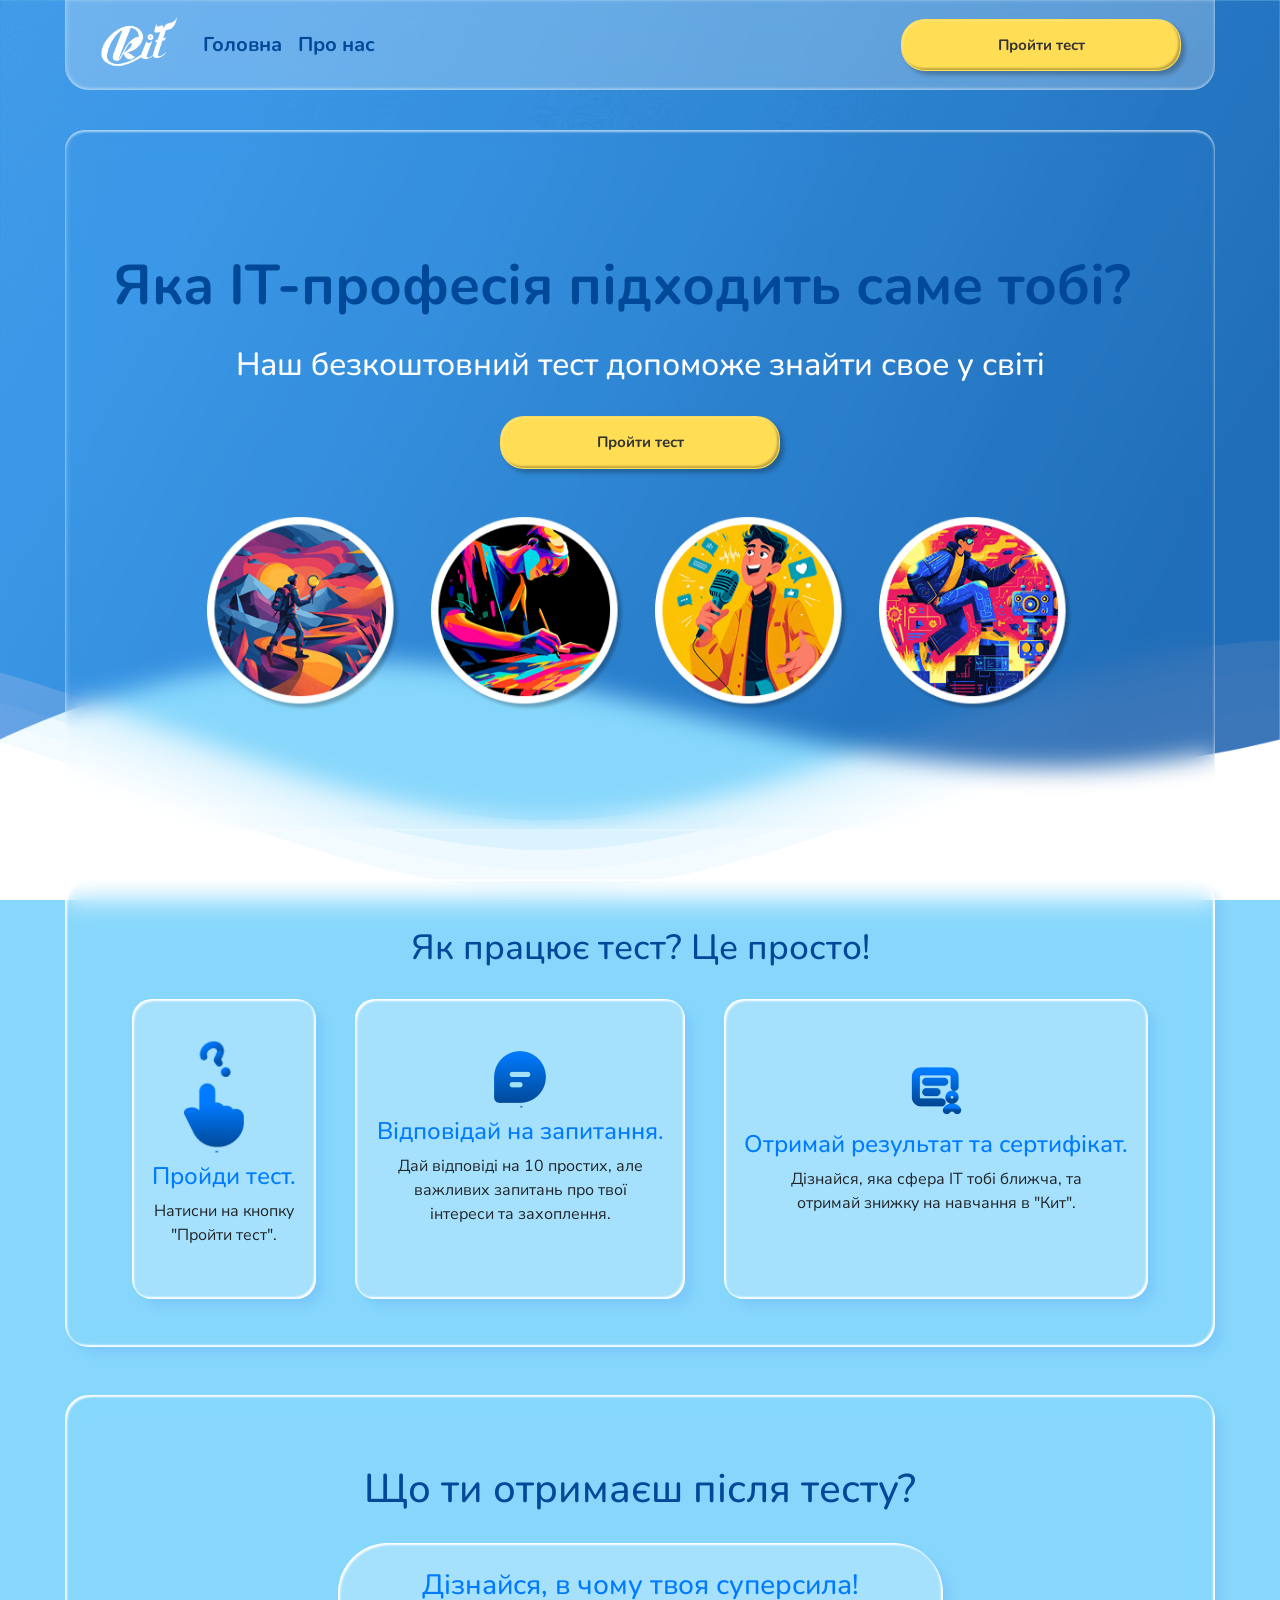
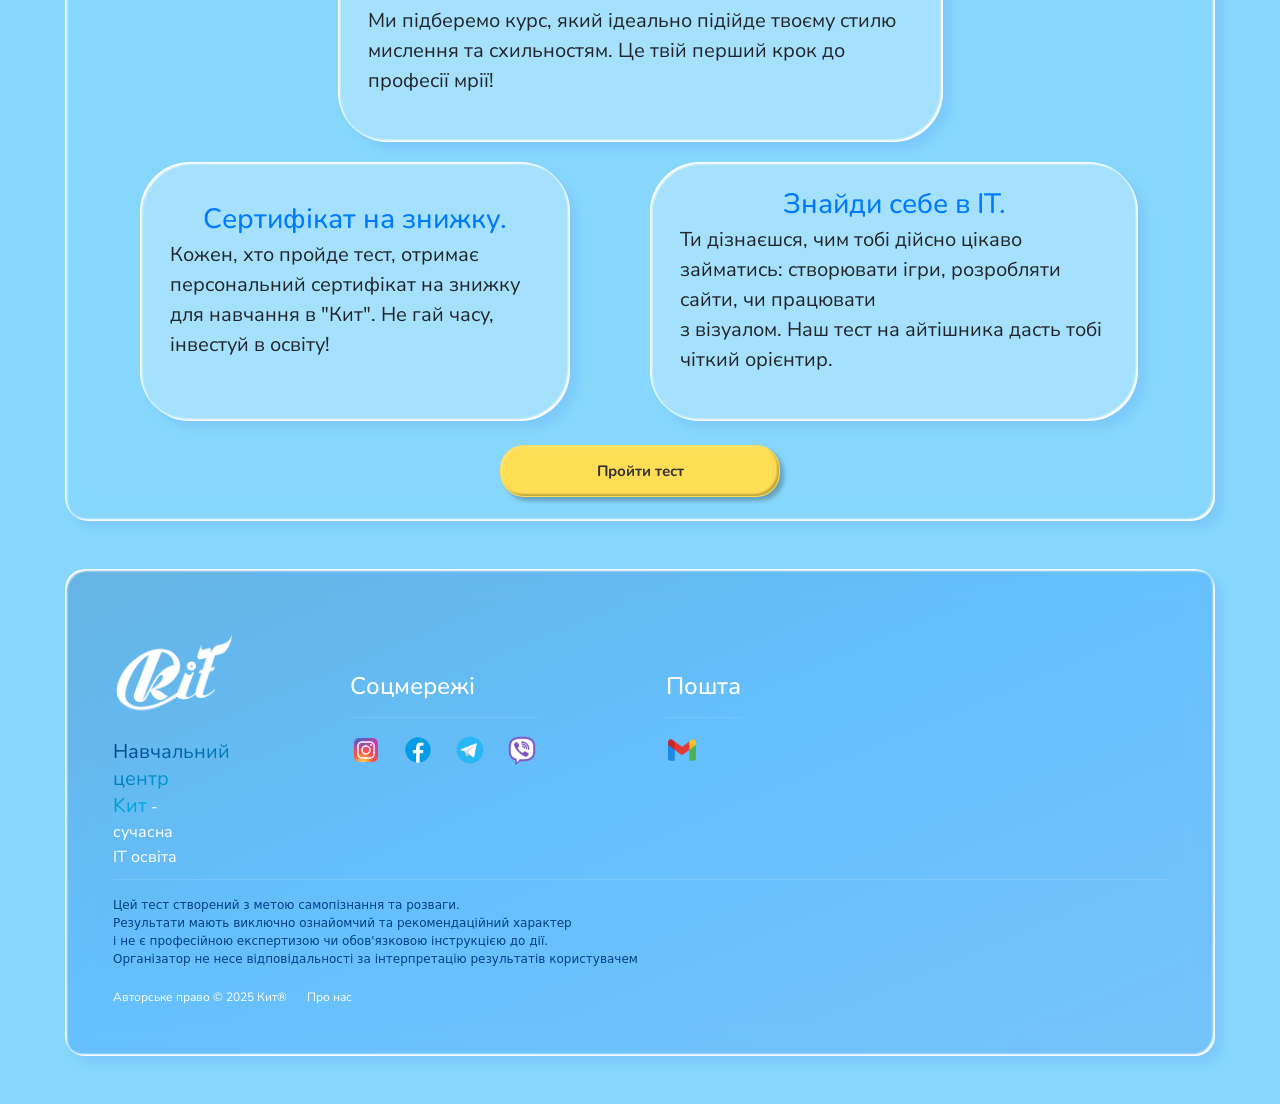
<file: index.html>
<!DOCTYPE html>
<html lang="uk">

<head>
    <meta charset="UTF-8">
    <meta name="viewport" content="width=device-width, initial-scale=1.0">
    <title>Kit Test</title>
    <link rel="icon" type="image/png" href="./images/logo_kit_512.png">

    <!-- Bootstrap та шрифти -->
    <link href="https://cdn.jsdelivr.net/npm/bootstrap@5.3.3/dist/css/bootstrap.min.css" rel="stylesheet">
    <link rel="preconnect" href="https://fonts.googleapis.com">
    <link rel="preconnect" href="https://fonts.gstatic.com" crossorigin>
    <link
        href="https://fonts.googleapis.com/css2?family=Montserrat:ital,wght@0,100..900;1,100..900&family=Nunito+Sans:ital,opsz,wght@0,6..12,200..1000;1,6..12,200..1000&family=Nunito:ital,wght@0,200..1000;1,200..1000&family=Poppins:ital,wght@0,100;0,200;0,300;0,400;0,500;0,600;0,700;0,800;0,900;1,100;1,200;1,300;1,400;1,500;1,600;1,700;1,800;1,900&display=swap"
        rel="stylesheet">
    <link rel="stylesheet" href="css/style.css">
</head>

<body>
    <!-- HEADER (Глобальний) -->
    <header class="bg-dark">
        <img src="./images/bg3.png" alt="" class="hero-img">
        <nav class="navbar navbar-expand-sm navbar-white">
            <div class="container-fluid">
                <a class="navbar-brand" href="./index.html"><img src="./images/logo_kit_w.png" alt=""></a>
                <button class="navbar-toggler" type="button" data-bs-toggle="collapse" data-bs-target="#mynavbar">
                    <span class="navbar-toggler-icon"></span>
                </button>
                <div class="collapse navbar-collapse" id="mynavbar">
                    <ul class="navbar-nav me-auto">
                        <li class="nav-item"><a class="nav-link" href="./index.html">Головна</a></li>
                        <li class="nav-item"><a class="nav-link" href="https://kitit.com.ua/about/" target="_blank">Про
                                нас</a></li>
                    </ul>
                    <a class="btn btn-header start-btn menuBut" href="#">Пройти тест</a>
                </div>
            </div>
        </nav>
    </header>

    <!-- СТАРТОВИЙ ЕКРАН -->
    <div id="start-screen">
        <div id="header" class="container px-5">
            <div class="row gx-7 align-items-center justify-content-center">
                <div id="width-header" class="col-lg-8 col-xl-7 col-xxl-5">
                    <div class="my-5 text-center text-xl-start">
                        <h1 id="h1-header" class="display-5 fw-bolder mb-2">Яка IT-професія підходить саме тобі?</h1>
                        <h2 id="h2-header">Наш безкоштовний тест
                            допоможе знайти свое у свiтi</h2>
                        <!-- <p id="p-header">У світі, що змінюється щодня, важливо обрати справу, яка буде затребуваною
                            завжди. Наш безкоштовний профорієнтаційний тест допоможе знайти своє <br> місце у світі
                            технологій.</p> -->
                        <div
                            class="buttons-header d-grid gap-3 d-sm-flex justify-content-sm-center justify-content-xl-start">
                            <a class="btn btn-header start-btn" href="#">Пройти тест</a>
                        </div>
                    </div>
                    <div class="img-header">
                        <div class="img-header-box"><img src="./images/explorer-img.png" alt=""></div>
                        <div class="img-header-box"><img src="./images/creator-img.png" alt=""></div>
                        <div class="img-header-box"><img src="./images/communicator-img.png" alt=""></div>
                        <div class="img-header-box"><img src="./images/constructor-img.png" alt=""></div>
                    </div>
                </div>
            </div>
        </div>

        <main id="home-section">
            <div id="block-how" class="container-blocks container p-5 my-5"
                style=" max-width: 1150px; border-radius: 24px;">
                <h2 style="font-size: 35px; font-family:Nunito, sans-serif;">Як працює тест? Це просто!</h2>
                <div class="how-it-works__blocks">
                    <article class="how-it-works__block how-it-works__block--one">
                        <img src="./images/icon1.png" alt="icon">
                        <h3>Пройди тест.</h3>
                        <p>Натисни на кнопку <br> "Пройти тест".</p>
                    </article>
                    <article class="how-it-works__block how-it-works__block--two">
                        <img src="./images/icon2.png" alt="icon">
                        <h3>Відповідай на запитання.</h3>
                        <p>Дай відповіді на 10 простих, але <br> важливих запитань про твої <br> інтереси та захоплення.
                        </p>
                    </article>
                    <article class="how-it-works__block how-it-works__block--three">
                        <img src="./images/icon3.png" alt="icon">
                        <h3>Отримай результат та сертифікат.</h3>
                        <p>Дізнайся, яка сфера IT тобі ближча, та <br> отримай знижку на навчання в "Кит".</p>
                    </article>
                </div>
            </div>

            <div class="container-blocks container p-5 my-5" style="max-width: 1150px; border-radius: 24px; backdrop-filter: blur(12px);
    box-shadow:
        8px 8px 8px rgba(66, 133, 244, 0.15),
        inset -2px -2px 2px rgba(255, 255, 255, 1),
        inset 2px 2px 2px rgba(255, 255, 255, 1);">
                <section class="what-will-you-get">
                    <h2 class="what-will-you-get__title">Що ти отримаєш після тесту?</h2>
                    <div class="what-will-you-get__blocks">
                        <article class="what-will-you-get__block what-will-you-get__block--one">
                            <h3>Дізнайся, в чому твоя суперсила!</h3>
                            <p>Ми підберемо курс, який ідеально підійде твоєму стилю мислення та схильностям. Це твій
                                перший крок до професії мрії!</p>
                        </article>
                        <article class="what-will-you-get__block what-will-you-get__block--two">
                            <h3>Сертифікат на знижку.</h3>
                            <p>Кожен, хто пройде тест, отримає персональний сертифікат на знижку для навчання в "Кит".
                                Не гай часу, інвестуй в освіту!</p>
                        </article>
                        <article class="what-will-you-get__block what-will-you-get__block--three">
                            <h3>Знайди себе в IT.</h3>
                            <p>Ти дізнаєшся, чим тобі дійсно цікаво займатись: створювати ігри, розробляти сайти, чи
                                працювати <br> з візуалом. Наш тест на айтішника дасть тобі <br> чіткий орієнтир.</p>
                        </article>
                    </div>
                    <div
                        class="buttons-header button-main d-grid gap-3 d-sm-flex justify-content-sm-center justify-content-xl-start main-buttons">
                        <a class="btn btn-header start-btn" href="#">Пройти тест</a>
                    </div>
                </section>
            </div>
        </main>
    </div>

    <!-- ЕКРАН ТЕСТУ -->
    <div id="quiz-screen" class="d-none">
        <div class="container my-5">
            <div class="row justify-content-center">
                <div class="col-lg-10 col-xl-8">
                    <div class="progress mb-4" style="height: 25px;">
                        <div id="progress-bar" class="progress-bar progress-bar-striped progress-bar-animated"
                            role="progressbar" style="width: 0%;"></div>
                    </div>
                    <div class="card shadow-lg border-0 rounded-lg"
                        style="background-color: rgba(255, 255, 255, 0.25); backdrop-filter: blur(12px);
    box-shadow: inset 0 -2px 2px rgba(255, 255, 255, 0.25), inset -2px 0 2px rgba(255, 255, 255, 0.15), inset 2px 0 4px rgba(255, 255, 255, 0.25);">
                        <div class="card-body p-4 p-md-5">
                            <h2 id="question-text" class="text-center mb-4"
                                style="color: #004999; font-family: 'Nunito', sans-serif;">...</h2>
                            <div id="answer-buttons" class="d-grid gap-3"></div>
                        </div>
                    </div>
                </div>
            </div>
        </div>
    </div>

    <!-- ЕКРАН РЕЗУЛЬТАТІВ -->
    <div id="results-screen" class="d-none">
        <div class="container my-5">
            <div class="row justify-content-center">
                <div class="col-lg-10 col-xl-8">
                    <div class="card shadow-lg border-0 rounded-lg"
                        style="background-color: rgba(255, 255, 255, 0.25); backdrop-filter: blur(12px);
    box-shadow: inset 0 -2px 2px rgba(255, 255, 255, 0.25), inset -2px 0 2px rgba(255, 255, 255, 0.15), inset 2px 0 4px rgba(255, 255, 255, 0.25);">
                        <div class="card-body p-4 p-md-5">
                            <div id="result-content"></div>

                            <!-- НОВА ФОРМА ЗБОРУ ЛІДІВ (КРОК 2) -->
                            <div id="lead-form-container" class="mt-4 d-none border-top pt-4">
                                <h4 class="text-center mb-4" style="color: #004999; font-family: 'Nunito', sans-serif;">
                                    Заповни форму, щоб отримати сертифікат зі знижкою та посилання на Telegram-бот
                                </h4>
                                <form id="lead-form">
                                    <div class="row g-3">
                                        <div class="col-md-6">
                                            <div class="form-floating mb-3">
                                                <input type="text" class="form-control" id="firstName" name="firstName"
                                                    placeholder="Ім'я" required>
                                                <label for="firstName">Ім'я</label>
                                            </div>
                                        </div>
                                        <div class="col-md-6">
                                            <div class="form-floating mb-3">
                                                <input type="text" class="form-control" id="lastName" name="lastName"
                                                    placeholder="Прізвище" required>
                                                <label for="lastName">Прізвище</label>
                                            </div>
                                        </div>
                                        <div class="col-md-6">
                                            <div class="form-floating mb-3">
                                                <input type="text" class="form-control" id="contact" name="contact"
                                                    placeholder="Телефон / Telegram" required>
                                                <label for="contact">Телефон / Telegram</label>
                                            </div>
                                        </div>
                                        <div class="col-md-6">
                                            <div class="form-floating mb-3">
                                                <input type="number" class="form-control" id="age" name="age"
                                                    placeholder="Вік" required>
                                                <label for="age">Вік</label>
                                            </div>
                                        </div>
                                    </div>
                                    <div class="text-center mt-3">
                                        <button type="submit" id="submit-lead-btn" class="btn btn-primary btn-lg w-100">
                                            Відправити та отримати доступ
                                        </button>
                                        <!-- Індикатор завантаження -->
                                        <div id="form-loader" class="mt-3 d-none">
                                            <div class="spinner-border text-primary" role="status">
                                                <span class="visually-hidden">Завантаження...</span>
                                            </div>
                                        </div>
                                    </div>
                                </form>
                            </div>

                            <!-- ФІНАЛЬНИЙ CTA (КРОК 4) -->
                            <div id="final-cta-container" class="mt-4 d-none text-center border-top pt-4">
                                <h4 class="mb-4" style="color: #004999; font-family: 'Nunito', sans-serif;">Чудово!
                                    Тепер ти можеш отримати свій сертифікат:</h4>
                                <a id="tg-bot-link" href="#" target="_blank"
                                    class="btn btn-success btn-lg px-5 py-3 shadow-lg"
                                    style="border-radius: 30px; font-size: 1.2rem; background-color: #0088cc; border: none;">
                                    <img src="./images/tg.png" alt="TG"
                                        style="width: 30px; margin-right: 10px; filter: brightness(0) invert(1);">
                                    Отримати сертифікат у Telegram
                                </a>
                            </div>

                            <hr class="my-4">
                            <div class="text-center">
                                <button id="restart-btn" class="btn btn-primary btn-lg">Пройти знову</button>
                            </div>
                        </div>
                    </div>
                </div>
            </div>
        </div>
    </div>

    <!-- FOOTER (Глобальний) -->
    <footer>
        <div class="container-blocks container p-5 my-5" style="background: linear-gradient( to bottom right,rgba(0,73,153,0.25) 0%, rgba(0,122,255,0.25) 46%, rgba(66,133,244,0.25) 100% ); max-width: 1150px; border-radius: 20px; backdrop-filter: blur(12px); box-shadow:
        8px 8px 8px rgba(66, 133, 244, 0.15),
        inset -2px -2px 2px rgba(255, 255, 255, 1),
        inset 2px 2px 2px rgba(255, 255, 255, 1);">
            <div class="footer-top-block">
                <div class="footer-logo">
                    <a href="./index.html"><img src="./images/logo_kit_w.png" alt="logo" class="logo-footer"></a>
                    <p class="footer-text"><a class="footer-text-a" href="https://kitit.com.ua/"
                            target="_blank">Навчальний центр Kит</a> - сучасна IT освіта</p>
                </div>
                <div class="footer__right">
                    <div class="footer__social">
                        <h4>Соцмережі </h4>
                        <hr>
                        <ul>
                            <li><a href="https://www.instagram.com/it_school_kit/" target="_blank"><img
                                        src="./images/icons_instagram.png" alt=""></a></li>
                            <li><a href="https://www.facebook.com/Itschoolkit/" target="_blank"><img
                                        src="./images/logos_facebook.png" alt=""></a></li>
                            <li><a href="https://t.me/IT_SCHOOL_KH" target="_blank"><img src="./images/tg.png"
                                        alt=""></a></li>
                            <li><a href="viber://chat?number=%2B380687012345" target="_blank"><img
                                        src="./images/viber.png" alt=""></a></li>
                        </ul>
                    </div>
                    <div class="footer__contacts">
                        <h4>Пошта</h4>
                        <hr>
                        <ul>
                            <li><a href="mailto:info@kit.kh.ua" target="_blank"><img src="./images/gmail.png"
                                        alt=""></a></li>
                        </ul>
                    </div>
                </div>
            </div>
            <hr class="hr-bott">
            <div class="disclaimer">
                <p>Цей тест створений з метою самопізнання та розваги.<br>Результати мають виключно ознайомчий та
                    рекомендаційний характер<br>і не є професійною експертизою чи обов'язковою інструкцією до
                    дії.<br>Організатор не несе відповідальності за інтерпретацію результатів користувачем</p>
            </div>
            <div class="footer-bottom-block">
                <div class="copyright"><a href="https://kitit.com.ua/" target="_blank">Авторське право © 2025 Кит®
                    </a></div>
                <!-- <div class="PrivacyPolicy"><a href="#" target="_blank">Політика конфіденційносі</a></div> -->
                <div class="about"><a href="https://kitit.com.ua/about/" target="_blank">Про нас</a></div>
            </div>
        </div>
    </footer>

    <script src="https://cdn.jsdelivr.net/npm/bootstrap@5.3.3/dist/js/bootstrap.bundle.min.js"></script>
    <script src="js/app.js"></script>
    <svg class="waves" xmlns="http://www.w3.org/2000/svg" xmlns:xlink="http://www.w3.org/1999/xlink"
        viewBox="0 24 150 28" preserveAspectRatio="none" shape-rendering="auto">
        <defs>
            <path id="gentle-wave" d="M-160 44c30 0 58-18 88-18s 58 18 88 18 58-18 88-18 58 18 88 18 v44h-352z" />
        </defs>
        <g class="parallax">
            <use xlink:href="#gentle-wave" x="48" y="0" fill="rgba(255,255,255,0.7" />
            <use xlink:href="#gentle-wave" x="48" y="3" fill="rgba(255,255,255,0.5)" />
            <use xlink:href="#gentle-wave" x="48" y="5" fill="rgba(255,255,255,0.3)" />
            <use xlink:href="#gentle-wave" x="48" y="7" fill="#fff" />
        </g>
    </svg>
</body>

</html><!--  -->
</file>
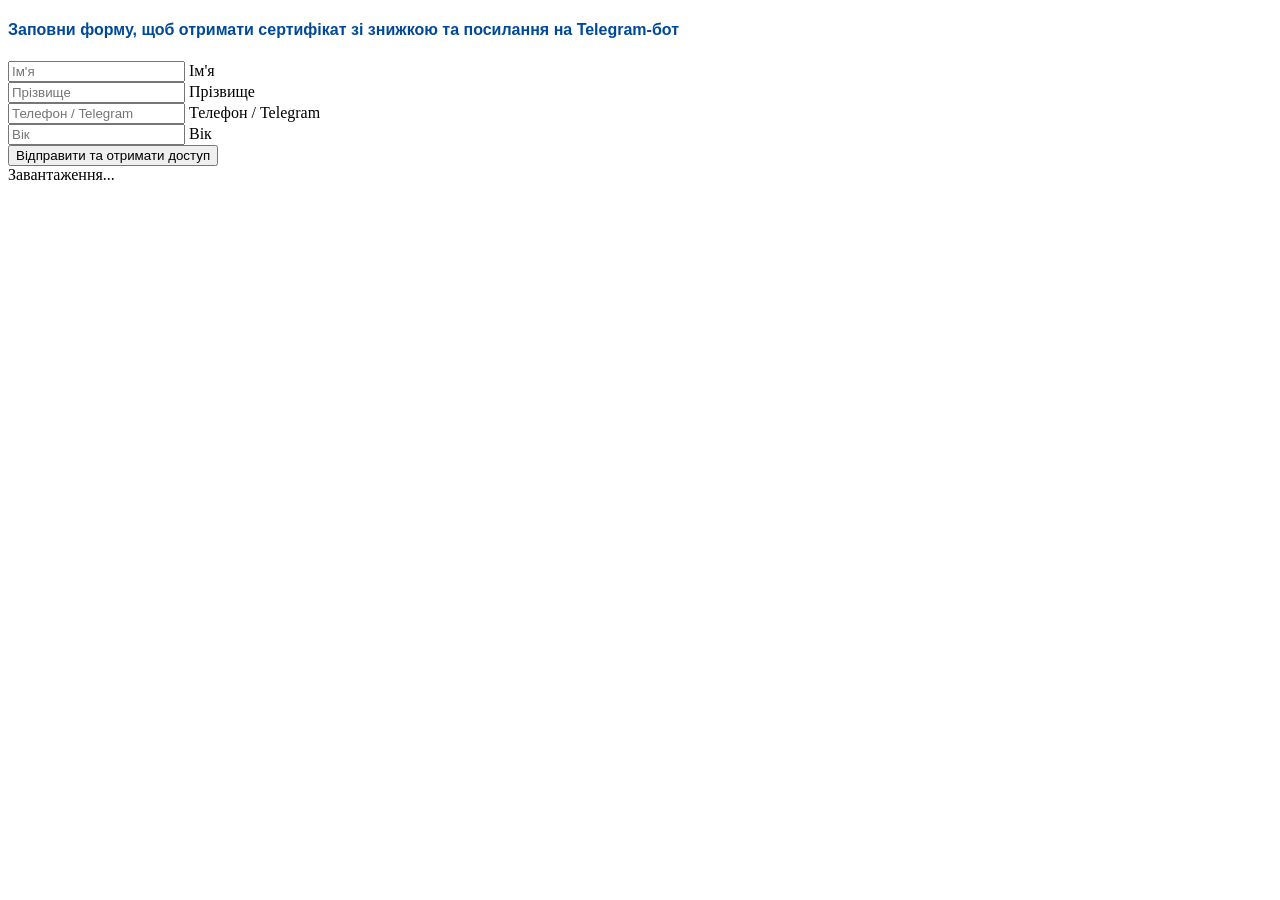
<file: test.html>
<!DOCTYPE html>
<html lang="en">

<head>
    <meta charset="UTF-8">
    <meta name="viewport" content="width=device-width, initial-scale=1.0">
    <title>Document</title>
</head>

<body>
    <!-- НОВА ФОРМА ЗБОРУ ЛІДІВ (КРОК 2) -->
    <div id="lead-form-container" class="mt-4 d-none border-top pt-4">
        <h4 class="text-center mb-4" style="color: #004999; font-family: 'Nunito', sans-serif;">
            Заповни форму, щоб отримати сертифікат зі знижкою та посилання на Telegram-бот
        </h4>
        <form id="lead-form">
            <div class="row g-3">
                <div class="col-md-6">
                    <div class="form-floating mb-3">
                        <input type="text" class="form-control" id="firstName" name="firstName" placeholder="Ім'я"
                            required>
                        <label for="firstName">Ім'я</label>
                    </div>
                </div>
                <div class="col-md-6">
                    <div class="form-floating mb-3">
                        <input type="text" class="form-control" id="lastName" name="lastName" placeholder="Прізвище"
                            required>
                        <label for="lastName">Прізвище</label>
                    </div>
                </div>
                <div class="col-md-6">
                    <div class="form-floating mb-3">
                        <input type="text" class="form-control" id="contact" name="contact"
                            placeholder="Телефон / Telegram" required>
                        <label for="contact">Телефон / Telegram</label>
                    </div>
                </div>
                <div class="col-md-6">
                    <div class="form-floating mb-3">
                        <input type="number" class="form-control" id="age" name="age" placeholder="Вік" required>
                        <label for="age">Вік</label>
                    </div>
                </div>
            </div>
            <div class="text-center mt-3">
                <button type="submit" id="submit-lead-btn" class="btn btn-primary btn-lg w-100">
                    Відправити та отримати доступ
                </button>
                <!-- Індикатор завантаження -->
                <div id="form-loader" class="mt-3 d-none">
                    <div class="spinner-border text-primary" role="status">
                        <span class="visually-hidden">Завантаження...</span>
                    </div>
                </div>
            </div>
        </form>
    </div>

    <!--test-->

</body>

</html>
</file>
<file: css/style.css>
body {
    padding: 0;
    margin: 0;
    min-height: 100vh;
    background-color: #87D7FC;
    /* background: radial-gradient(circle at center, rgb(132 164 198) 0%, rgb(21 84 153 / 28%) 90%); */
}

* {
    box-sizing: border-box;
}

body,
html {
    margin: 0;
    padding: 0;
}

header {
    /* background: url(./images/bg.png); */
    background-repeat: no-repeat;
    background-size: cover;
    width: 100%;
}

.waves {
    position: fixed;
    bottom: 0;
    left: 0;
    width: 100%;

    height: 280px;
    /* висота хвиль */
    pointer-events: none;
    /* щоб не блокували кліки */

    z-index: -1;
    /* щоб було поверх фону */
}

.parallax>use {
    animation: move-forever 25s cubic-bezier(.55, .5, .45, .5) infinite;
}

.parallax>use:nth-child(1) {
    animation-delay: -2s;
    animation-duration: 7s;
}

.parallax>use:nth-child(2) {
    animation-delay: -3s;
    animation-duration: 10s;
}

.parallax>use:nth-child(3) {
    animation-delay: -4s;
    animation-duration: 13s;
}

.parallax>use:nth-child(4) {
    animation-delay: -5s;
    animation-duration: 20s;
}

@keyframes move-forever {
    0% {
        transform: translate3d(-90px, 0, 0);
    }

    100% {
        transform: translate3d(85px, 0, 0);
    }
}

@media (max-width: 768px) {
    .waves {
        height: 60px;
    }
}

.progres-bar {
    position: fixed;
    top: 0;
    left: 0;
    width: 0;
    height: 5px;
    background: linear-gradient(to right, #004999 0%, #007AFF 100%);
    z-index: 1001;
    animation-name: fill-progress;
    animation-timing-function: linear;
    animation-timeline: scroll();
}

@keyframes fill-progress {
    to {
        width: 100%;
    }
}

.bg-dark {
    background-color: #00000000 !important;
}

.navbar {
    position: fixed;
    left: 50%;
    background-color: rgba(255, 255, 255, 0.25);
    backdrop-filter: blur(12px);
    box-shadow:
        inset 0 -2px 2px rgba(255, 255, 255, 0.25),
        inset -2px 0 2px rgba(255, 255, 255, 0.15),
        inset 2px 0 4px rgba(255, 255, 255, 0.25);
    transform: translateX(-50%);
    /* box-shadow: 0 1px 5px rgba(0, 0, 0, 0.5); */
    max-width: 1150px;
    width: 100%;
    height: 90px;
    padding: 0 22px;
    border-radius: 0 0 24px 24px;
    z-index: 1000;
    top: 0;
    /* animation: slideDown 1s ease-out forwards; */
}

@keyframes slideDown {
    0% {
        transform: translate(-50%, -50%);
    }

    100% {
        transform: translate(-50%, 0);
    }
}

.btn-primary {
    width: 248px;
    height: 49px;
    color: #fff;
    font-family: "Nunito", sans-serif;
    border: none;
    box-shadow: 0 0 10px rgba(255, 149, 0, 0.25);
}

.navbar a img {
    width: 80px;
}

.nav-link {
    font-size: 20px;
    /* mix-blend-mode: difference; */
    color: #004999;
    font-weight: bold;
    font-family: "Nunito", sans-serif;
}

.nav-link:hover {
    color: #d1e7ff;
}

#header {
    /* background: linear-gradient(270deg, rgba(255, 255, 255, 0.25)); */
    backdrop-filter: blur(12px);
    box-shadow:
        inset 0 2px 2px rgba(255, 255, 255, 0.5),
        inset -2px 0 2px rgba(255, 255, 255, 0.15),
        inset 2px 0 4px rgba(255, 255, 255, 0.25),
        inset 0 -2px 2px rgba(255, 255, 255, 0.25);
    max-width: 1150px;
    border-radius: 20px;
    background-size: 600% 600%;
    background-repeat: no-repeat;
    /* animation: slideUp 1.5s ease-out forwards, gradientMove 4s ease infinite; */
    margin-top: 130px;
}

/* @keyframes gradientMove {
    0% {
        background-position: 0% 50%;
    }

    50% {
        background-position: 50% 80%;
    }

    100% {
        background-position: 0% 50%;
    }
} */
/* 
@keyframes slideUp {
    0% {
        opacity: 0;
        transform: translateY(-50px);
    }

    30% {
        opacity: 0;
        transform: translateY(50px);
    }

    100% {
        opacity: 1;
        transform: translateY(0);
    }
} */

.hero-img {
    position: absolute;
    z-index: 0;
    top: 0;
    max-width: 100%;
}

.container {
    padding: 80px 0;
}

#width-header {
    width: 1080px;
}

#h1-header {
    max-width: 1024px;
    /* background: linear-gradient(90deg, #007AFF, #00C6FF); */
    background-color: #004999;
    -webkit-background-clip: text;
    -webkit-text-fill-color: transparent;
    font-family: "Nunito", sans-serif;
    font-size: 56px;
    line-height: 100%;
    padding-bottom: 24px;
}

#h2-header {
    max-width: 912px;
    text-align: center;
    color: #fff;
    margin: 0 auto;
    font-family: "Nunito", sans-serif;
    font-size: 32px;
    /* line-height: 40px; */
    padding-bottom: 32px;
}

#p-header {
    color: #fff;
    max-width: 632px;
    font-family: "Nunito Sans", sans-serif;
    font-size: 20px;
    line-height: 30px;
    padding-bottom: 20px;
    text-align: center;
    margin: 0 auto;
}



/* Виправлено ID на Class */
.buttons-header {
    width: 280px;
    margin: 0 auto;
}

/* Виправлено ID на Class */
.btn-header {
    width: 280px;
    height: auto;
    padding: 16px;
    font-size: 15px;
    font-family: "Nunito", sans-serif;
}

.btn-header:hover {
    background: #004a99b8;
    color: rgba(255, 255, 255, 0.8);
}

.how-it-works__blocks {
    display: flex;
    justify-content: space-evenly;
    align-items: center;
    gap: 20px;
    margin-top: 30px;
}

#block-how {
    /* background: linear-gradient(135deg, rgba(227, 240, 255, 0.5), rgba(255, 255, 255, 0.25)); */
    backdrop-filter: blur(12px);
    box-shadow:
        8px 8px 8px rgba(66, 133, 244, 0.15),
        inset -2px -2px 2px rgba(255, 255, 255, 1),
        inset 2px 2px 2px rgba(255, 255, 255, 1);
}

#block-how h2 {
    text-align: center;
    color: #004999;
}

.img-header {
    padding-bottom: 40px;
    display: flex;
    justify-content: center;
    gap: 30px;
}

.img-header-box img {
    max-width: 194px;
}

.img-header-box {
    opacity: 0;
    transform: translateY(50px);
    animation: moveUp 1s ease forwards;
}

.img-header-box:nth-child(1) {
    animation-delay: 2.3s;
}

.img-header-box:nth-child(2) {
    animation-delay: 2s;
}

.img-header-box:nth-child(3) {
    animation-delay: 2.1s;
}

.img-header-box:nth-child(4) {
    animation-delay: 2.2s;
}

@keyframes moveUp {
    0% {
        opacity: 0;
        transform: translateY(50px);
    }

    100% {
        opacity: 1;
        transform: translateY(0);
    }
}

.what-will-you-get__blocks {
    display: grid;
    grid-template-columns: 1fr 1fr;
    grid-template-areas: "top top" "left right";
    gap: 20px;
    margin-top: 30px;
}

.what-will-you-get__blocks article {
    display: flex;
    flex-direction: column;
    justify-content: center;
}

/* .what-will-you-get__blocks article h3{
    display: block;
}
.what-will-you-get__blocks article p{
    display: block;
} */

section.what-will-you-get {
    max-width: 1000px;
    margin: 0 auto;
    text-align: center;
}

section.how-it-works {
    width: 360px;
    margin-top: 38px;
    background: rgba(255, 255, 255, 70%);
}

section.how-it-works .how-it-works__title {
    width: 100%;
    padding-top: 22px;
    text-align: center;
    font-size: 20px;
    font-family: "Nunito", sans-serif;
    margin-bottom: 8px;
}

.how-it-works__block {
    display: flex;
    justify-content: center;
    height: 300px;
    background: rgba(255, 255, 255, 0.25);
    backdrop-filter: blur(12px);
    display: flex;
    flex-direction: column;
    align-items: center;
    text-align: center;
    gap: 8px;
    padding: 20px;
    border-radius: 20px;
    box-shadow: 8px 8px 8px rgba(66, 133, 244, 0.15),
        inset -2px -2px 2px rgba(255, 255, 255, 1),
        inset 2px 2px 2px rgba(255, 255, 255, 1);
    /* inset 0 -2px 2px rgba(255, 255, 255, 0.25), inset -2px 0 2px rgba(255, 255, 255, 0.15), inset 2px 0 4px rgba(255, 255, 255, 0.25); */
    /* 12px 12px 12px rgba(0, 0, 0, 0.25); */
    /* inset -10px -10px 8px rgba(255, 255, 255, 0.12),
    inset 10px 10px 12px #a7a7a76c; */
}

.how-it-works__block img {
    max-width: 80px;
}

.how-it-works__block p {
    max-width: 300px;
    display: flex;
    justify-content: center;
    font-size: 16px;
    font-family: "Nunito Sans", sans-serif;
    line-height: 24px;
    margin-bottom: 25px;
    font-weight: 400;
}

.how-it-works__block h3 {
    font-size: 24px;
    font-family: "Nunito", sans-serif;
    font-weight: 500;
    line-height: 30px;
    color: #007AFF;
    margin: 0;
}

.how-it-works__block--two h3 {
    width: 290px;
}

.what-will-you-get__title {
    width: 100%;
    color: #004999;
    display: flex;
    justify-content: center;
    padding-top: 22px;
    font-size: 40px;
    font-family: "Nunito", sans-serif;
}

.what-will-you-get__block {
    background: rgba(255, 255, 255, 0.25);
    backdrop-filter: blur(12px);
    box-shadow: 8px 8px 8px rgba(66, 133, 244, 0.15),
        inset -2px -2px 2px rgba(255, 255, 255, 1),
        inset 2px 2px 2px rgba(255, 255, 255, 1);
    border-radius: 50px;
    padding: 30px;
    text-align: left;
}

.main-buttons {
    position: relative;
    top: 24px;
}

.what-will-you-get__block h3 {
    color: #007AFF;
    font-size: 28px;
    font-weight: 500;
    line-height: 25px;
    font-family: "Nunito", sans-serif;
    margin-bottom: 8px;
    text-align: center;
}

.what-will-you-get__block:nth-child(1) {
    grid-area: top;
}

.what-will-you-get__block:nth-child(2) {
    grid-area: left;
}

.what-will-you-get__block:nth-child(3) {
    grid-area: right;
}

.what-will-you-get__block p {
    font-size: 20px;
    font-family: "Nunito Sans", sans-serif;
    font-weight: 400;
}

.what-will-you-get__block--one {
    width: 605px;
    margin: 0 auto;
}

.what-will-you-get__block--two {
    width: 430px;
}

.what-will-you-get__block--three {
    width: 488px;
}

.button-wrap {
    margin-top: 24px;
    font-size: 32px;
    font-family: "Nunito", sans-serif;
}

.button-wrap a:hover {
    background: #004a99b8;
    color: rgba(255, 255, 255, 0.8);
}

.btn {
    display: inline-block;
    align-items: center;
    justify-content: center;

    padding: 14px 32px;

    background: #FFDD55;
    box-shadow:
        4px 4px 4px rgba(0, 0, 0, 0.25),
        inset 1px 1px 2px rgba(255, 255, 255, 0.25),
        inset -2px -2px 2px rgba(0, 0, 0, 0.25);

    color: #333;
    font-weight: bold;
    border-radius: 24px;
    text-decoration: none;

    box-sizing: border-box;
    text-align: center;
    transition: 0.2s;
}

/* 
footer {
    background: linear-gradient(to bottom right, #333333 0%, #222222 50%, #111111 100%);
    max-width: 1150px;
    border-radius: 20px;
} */

.footer-logo img {
    width: 122px;
}

.footer-text {
    width: 70px;
    height: 68px;
    color: #fff;
    line-height: 25px;
    font-weight: 400;
    font-family: "Nunito Sans", sans-serif;
}

.footer-text-a {
    background: linear-gradient(90deg, #004289, #00acdd);
    -webkit-background-clip: text;
    -webkit-text-fill-color: transparent;
    font-size: 20px;
    line-height: 25px;
    font-weight: 400;
    font-family: "Nunito", sans-serif;
}

div.footer-logo {
    width: 205px;
}

footer h4 {
    font-family: "Nunito", sans-serif;
}

.footer__right {
    display: flex;
    gap: 8em;
}

.footer__social {
    padding-top: 55px;
    flex: 1 1 300px;
}

.footer__contacts {
    padding-top: 55px;
    flex: 1 1 220px;
}

.footer__right .footer__social ul,
.footer__contacts ul {
    display: flex;
    justify-content: flex-start;
    gap: 20px;
    list-style: none;
    padding: 0;
    margin: 0;
}

.footer__social li,
.footer__contacts li {
    text-align: center;
}

footer a {
    text-decoration: none;
    font-family: "Nunito Sans", sans-serif;
    font-size: 12px;
    text-decoration: none;
    color: #ffffff;
    line-height: 120%;
}

.footer__social img,
.footer__contacts img {
    display: block;
    margin: 0 auto;
}


.footer__social h4,
.footer__contacts h4 {
    font-size: 24px;
    color: #fff;
}

footer hr {
    color: rgba(255, 255, 255, 0.5);
}

.hr-bott {
    margin-top: 56px;
}

footer .footer-top-block {
    display: flex;
    justify-content: flex-start;
    align-items: normal;
    gap: 2rem;
}

.footer-bottom-block {
    display: flex;
    justify-content: start;
    align-items: center;
}

.disclaimer {
    font-size: 12px;
    color: #004186;
    opacity: o.6;
}

.copyright,
.PrivacyPolicy {
    margin-right: 20px;
}


.lead {
    font-weight: 400;
}

.list-group-item {
    background-color: rgba(255, 255, 255, 0.25);
    backdrop-filter: blur(12px);
    box-shadow: inset 0 -2px 2px rgba(255, 255, 255, 0.25), inset -2px 0 2px rgba(255, 255, 255, 0.15), inset 2px 0 4px rgba(255, 255, 255, 0.25);
}

.btn-outline-primary {
    height: 80px;
}

.footer__social li a img,
.footer__contacts li a img {
    width: 32px;
}

/* Медіа запити */
@media (max-width: 1200px) {
    #header {
        border-radius: 0;
        margin-top: 0;
    }

    .container-blocks {
        max-width: 90% !important;
    }

    #h1-header {
        line-height: 55px;
    }

    .navbar {
        top: 0;
        border-radius: 0;
        width: 100%;
    }

    #width-header {
        width: 655px;
    }

    .container {
        padding: 80px 0;
    }

    .what-will-you-get__blocks {
        display: flex;
        flex-direction: column;
        gap: 20px;
    }

    .what-will-you-get__block {
        margin: 0 auto;
        width: 605px;
    }
}

@media (max-width: 991px) {
    .how-it-works__block {
        max-width: 320px;
    }

    .how-it-works__blocks {
        display: flex;
        justify-content: center;
        align-items: flex-start;
        gap: 40px;
        flex-wrap: wrap;
        text-align: center;

    }

    #header {
        margin: 0 !important;
        border-radius: 0 !important;
    }

    .img-header-box img {
        width: 136px;
    }

    div.footer-logo {
        width: 160px;
        padding-left: 0;
    }

    .footer-bottom-block {
        padding: 0;
    }
}

@media (max-width: 770px) {
    .navbar a img {
        width: 50px;
    }

    .navbar-collapse a {
        font-size: 14px;
    }

    .btn-primary {
        max-width: 200px;
        height: 49px;
        font-size: 14px;
    }

    #h1-header {
        font-size: 32px;
        padding: 0;
    }

    #h2-header {
        font-size: 24px;
        line-height: 24px;
        padding-bottom: 0;
        margin-bottom: 8px;
    }

    #p-header {
        color: #333;
        font-weight: 400;
        font-size: 12px;
    }

    /* Виправлено ID на Class */
    .btn-header {
        width: 240px;
        font-size: 12px;
        display: flex;
        align-items: center;
        justify-content: center;
    }

    #block-how h2 {
        font-size: 24px !important;
    }

    .how-it-works__block img {
        width: 64px;
    }

    .how-it-works__block h3 {
        width: 300px;
        font-size: 16px;
        line-height: 16px;
    }

    .how-it-works__block p {
        width: 271px;
        font-size: 16px;
    }

    .what-will-you-get__title {
        font-size: 24px;
    }

    .what-will-you-get__block h3 {
        font-size: 20px;
        text-align: left;
    }

    .what-will-you-get__block p {
        font-size: 16px;
    }

    .what-will-you-get__block {
        width: 500px;
    }

    /* Виправлено ID на Class */
    .buttons-header {
        width: auto;
    }

    #block-how {
        margin: 0 auto !important;
        border-radius: 0 !important;
        margin-top: 36px !important;
        border-radius: 24px !important;
    }

    /* Стилі кнопок адаптивні */
    .btn-header {
        width: 240px;
        height: 50px;
        padding: 0;
        font-size: 12px;
        line-height: 12px;
    }

    .buttons-header {
        display: flex !important;
        justify-content: center;
    }

    .img-header-box img {
        width: 90px;
    }

    .footer__right {
        gap: 4em;
    }

    footer .footer-top-block {
        align-items: normal;
    }
}

@media (max-width: 576px) {
    .menuBut {
        margin: 0 auto;
    }

    .collapse {
        margin-top: 40px;
        padding: 20px;
        background-color: rgba(255, 255, 255, 0.9);
        box-shadow: inset 0 -2px 2px rgba(255, 255, 255, 0.25), inset -2px 0 2px rgba(255, 255, 255, 0.15), inset 2px 0 4px rgba(255, 255, 255, 0.25);
        border-radius: 20px;
    }

    .collapse a {
        color: #333;
        font-size: 16px;
    }

    .img-header {
        display: grid;
        grid-template-columns: repeat(2, 1fr);
        gap: 15px;
    }

    .img-header-box {
        text-align: center;
    }

    .img-header-box img {
        width: 130px;
    }

    #h1-header {
        font-size: 32px;
        padding: 4px;
        text-align: left;
        line-height: 32px;
    }

    #h2-header {
        font-size: 24px;
        padding: 4px;
        line-height: 24px;
        text-align: left;
    }

    #p-header {
        font-weight: 500;
        font-size: 16px;
        padding: 4px;
        line-height: 24px;
        text-align: left;
    }

    .btn-header {
        width: 240px;
        font-size: 12px;
        display: flex;
        align-items: center;
        justify-content: center;
    }

    #block-how h2 {
        font-size: 28px !important;
        font-weight: 600 !important;
        line-height: 150%;
    }

    .how-it-works__block img {
        width: 56px;
    }

    .how-it-works__block h3 {
        width: auto;
        font-size: 20px;
        line-height: 150%;
        font-weight: 600 !important;
        text-align: left;
        margin: 0;
    }

    .how-it-works__block p {
        width: 271px;
        font-size: 16px;
        line-height: 150%;
        padding: 0 12px;
        text-align: left;
    }

    .how-it-works__block p br {
        display: none;
    }

    .what-will-you-get__title {
        font-size: 28px;
        font-weight: 600 !important;
        line-height: 150%;
        padding: 0;
        margin: 0;
    }

    .what-will-you-get__block h3 {
        font-size: 20px;
        font-weight: 600 !important;
        line-height: 150%;
    }

    .what-will-you-get__block p {
        font-size: 16px;
        font-weight: 400 !important;
        margin: 0;
        line-height: 150%;
    }

    .what-will-you-get__block {
        width: 322px;
    }

    .buttons-header {
        width: auto;
    }

    .btn-header {
        width: 240px;
        height: 50px;
        padding: 0;
        font-size: 12px;
        line-height: 12px;
    }

    .buttons-header {
        display: flex !important;
        justify-content: center;
    }

    .footer-logo img {
        width: 100px;
    }

    .footer__social h4,
    .footer__contacts h4 {
        font-size: 16px;
    }

    main.page-test {
        margin-top: 90px;
    }

    form {
        padding: 0px;
    }

    .how-it-works__block {
        max-width: 280px;
    }

    .container-blocks {
        padding: 24px !important;
    }

    .button-main {
        margin: 24px;
    }

    .footer-text-a {
        font-size: 16px;
    }

    .footer-text {
        font-size: 16px;
    }

    .hr-bott {
        margin-top: 32px;
    }

    .footer__social li a img,
    .footer__contacts li a img {
        width: 24px;
    }

    div.footer-logo {
        width: 320px;
        display: flex;
        gap: 24px;
    }

    .footer-text {
        width: 170px;
    }

    div.footer__social,
    div.footer__contacts {
        padding-top: 12px;
    }

    footer .footer-top-block {
        display: flex;
        flex-direction: column;
        gap: 0;
    }

    .footer__right {
        display: flex;
        justify-content: center;
    }

    div.footer-logo {
        align-items: flex-end;
    }
}

@media (max-width:440px) {
    .footer-logo img {
        width: 50px;
    }

    .what-will-you-get__block {
        width: 272px;
    }


    div.footer-logo {
        align-items: self-start;
    }
}

/* СТИЛІ ДЛЯ ФОРМИ ЗБОРУ ЛІДІВ (КРОК 2) */
#lead-form-container {
    background: rgba(255, 255, 255, 0.15);
    border-radius: 20px;
    padding: 20px;
    backdrop-filter: blur(10px);
    box-shadow: inset 0 0 10px rgba(255, 255, 255, 0.2);
}

.form-floating > .form-control {
    background-color: rgba(255, 255, 255, 0.5);
    border: 1px solid rgba(255, 255, 255, 0.3);
    border-radius: 12px;
    color: #004999;
}

.form-floating > .form-control:focus {
    background-color: rgba(255, 255, 255, 0.8);
    border-color: #007AFF;
    box-shadow: 0 0 0 0.25rem rgba(0, 122, 255, 0.25);
}

.form-floating > label {
    color: #004999;
}

#tg-bot-link {
    transition: all 0.3s ease;
    display: inline-flex;
    align-items: center;
    justify-content: center;
}

#tg-bot-link:hover {
    transform: translateY(-5px) scale(1.05);
    box-shadow: 0 10px 20px rgba(0, 136, 204, 0.4) !important;
    background-color: #0077b5 !important;
}

#form-loader .spinner-border {
    width: 3rem;
    height: 3rem;
}

@media (max-width: 576px) {
    #tg-bot-link {
        font-size: 1rem;
        padding: 12px 24px !important;
    }
    
    #tg-bot-link img {
        width: 24px !important;
    }
}
</file>
